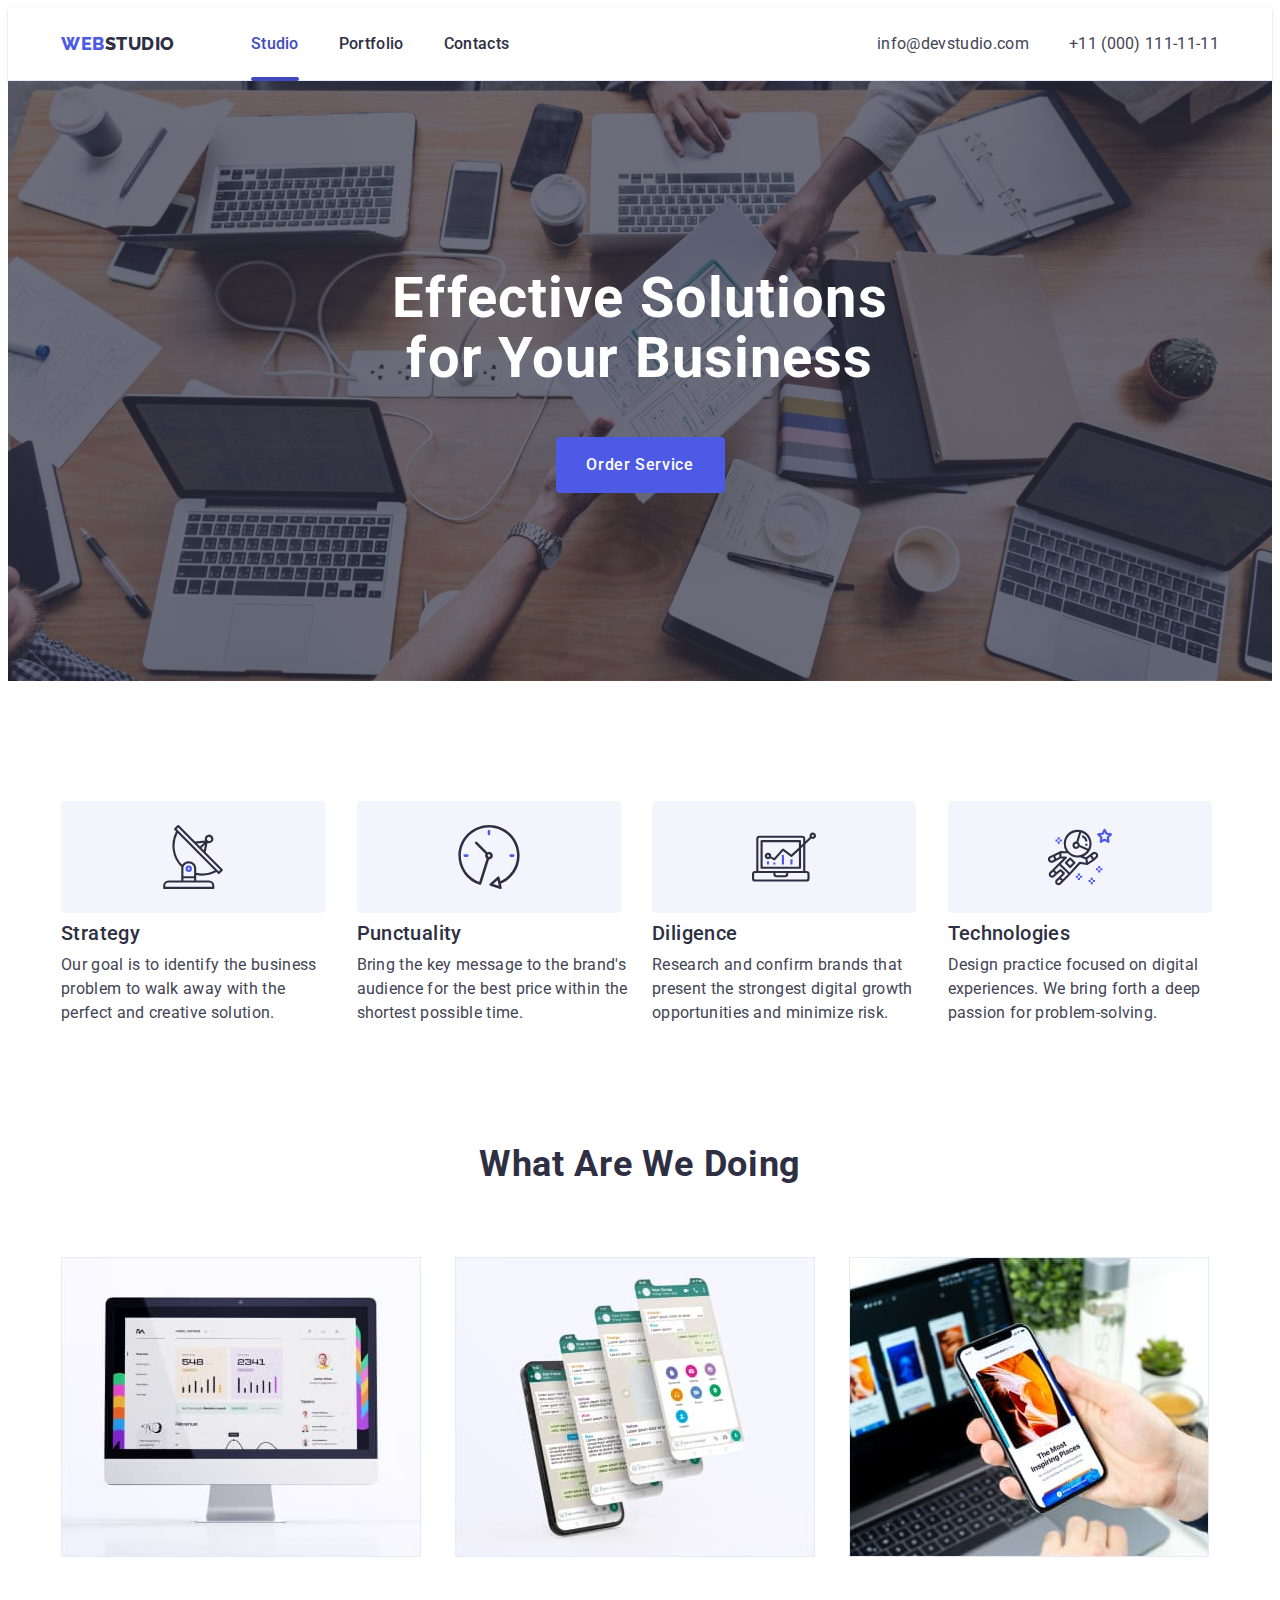
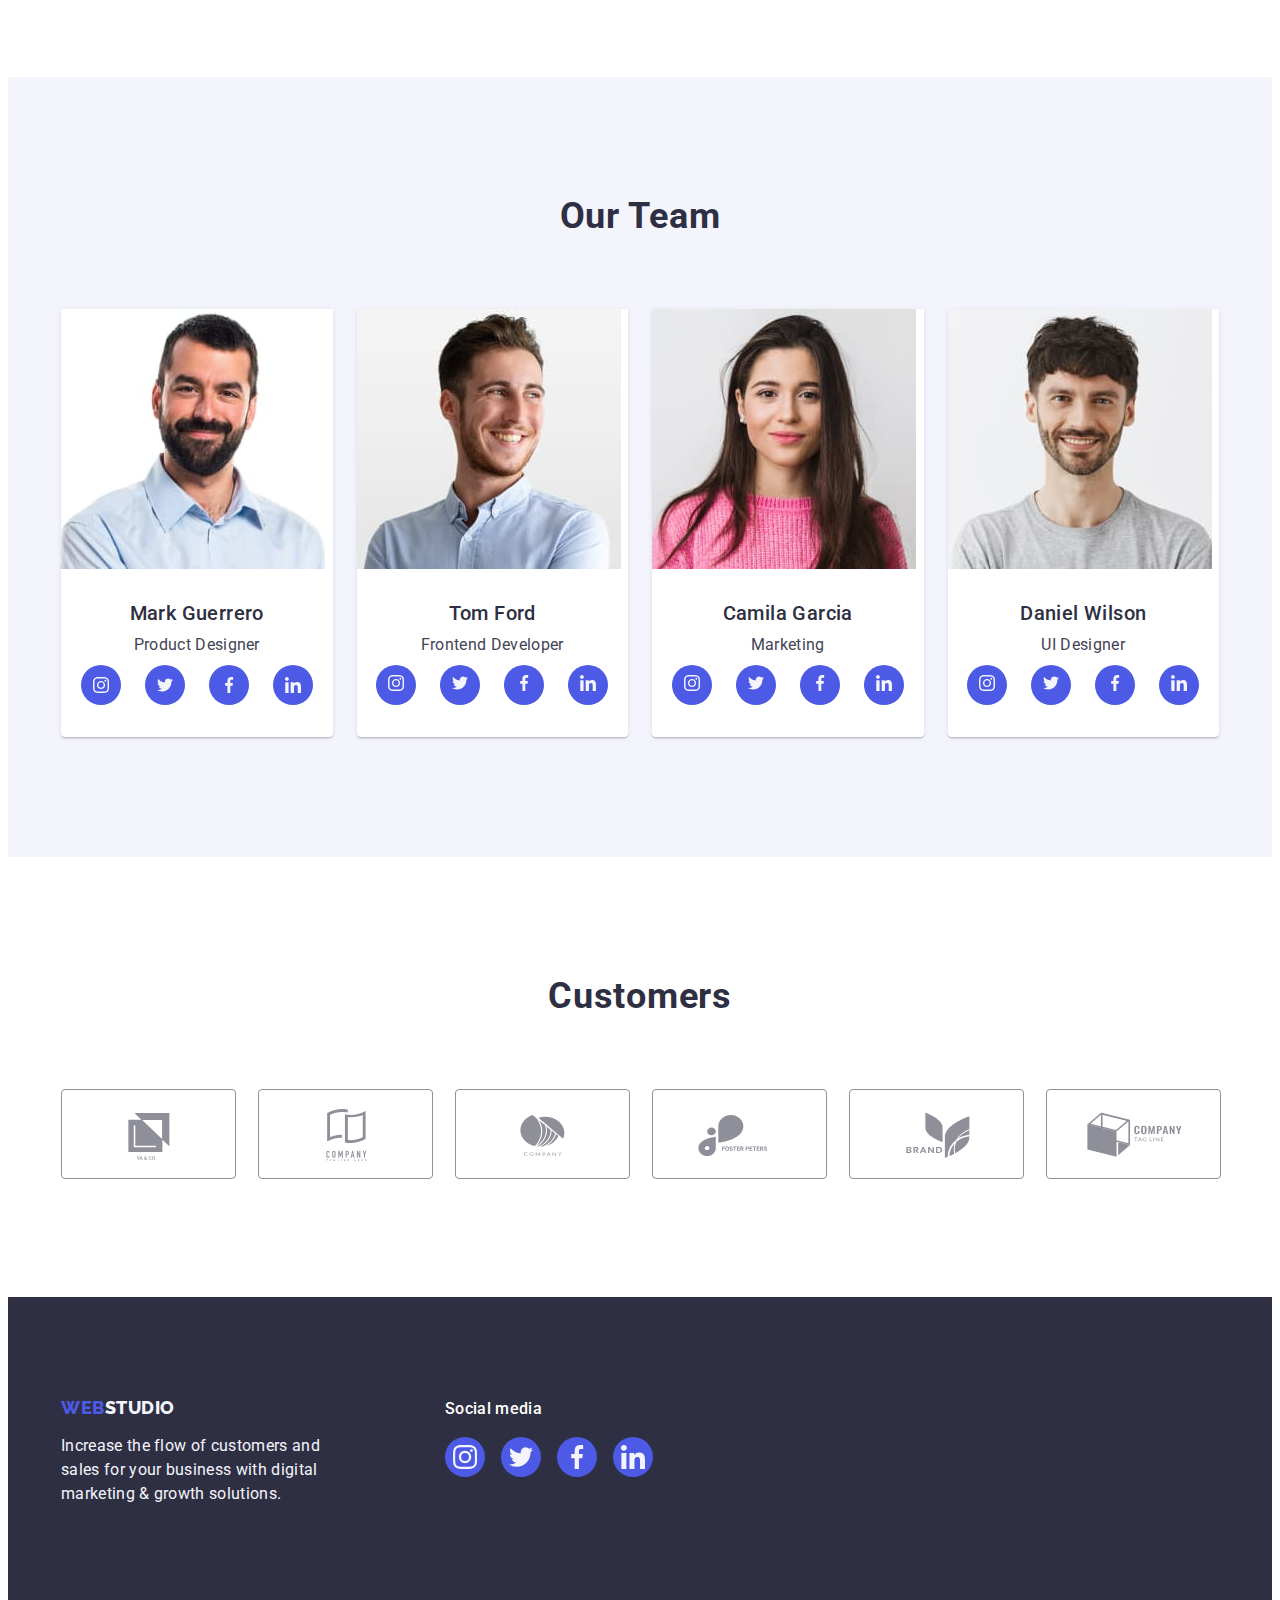
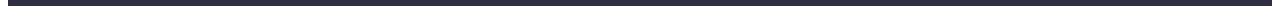
<file: index.html>
<!DOCTYPE html>
<html lang="en">
  <head>
    <meta charset="UTF-8" />
    <meta http-equiv="X-UA-Compatible" content="IE=edge" />
    <meta name="viewport" content="width=device-width, initial-scale=1.0" />
    <link rel="preconnect" href="https://fonts.googleapis.com" />
    <link rel="preconnect" href="https://fonts.gstatic.com" crossorigin />
    <link
      href="https://fonts.googleapis.com/css2?family=Raleway:wght@800&family=Roboto:wght@400;500;700&display=swap"
      rel="stylesheet"
    />
    <title>Web Studio</title>
    <link
      rel="stylesheet"
      href="https://cdnjs.cloudflare.com/ajax/libs/modern-normalize/2.0.0/modern-normalize.min.css"
      integrity="sha512-4xo8blKMVCiXpTaLzQSLSw3KFOVPWhm/TRtuPVc4WG6kUgjH6J03IBuG7JZPkcWMxJ5huwaBpOpnwYElP/m6wg=="
      crossorigin="anonymous"
      referrerpolicy="no-referrer"
    />
    <link rel="stylesheet" href="./css/styles.css" />
  </head>
  <body>
    <header class="header">
      <div class="container header-container">
        <nav class="header-nav">
          <a href="./index.html" class="header-logo link"
            >Web<span class="header-logo-dark">Studio</span></a
          >
          <ul class="header-menu list">
            <li class="header-menu-item">
              <a class="link header-menu-link current" href="./index.html"
                >Studio</a
              >
            </li>
            <li class="header-menu-item">
              <a href="./portfolio.html" class="header-menu-link link"
                >Portfolio</a
              >
            </li>
            <li class="header-menu-item">
              <a href="" class="header-menu-link link">Contacts</a>
            </li>
          </ul>
        </nav>
        <address class="address">
          <ul class="address-list list">
            <li class="address-list-item">
              <a href="mailto:info@devstudio.com" class="address-list-link link"
                >info@devstudio.com</a
              >
            </li>
            <li class="address-list-item">
              <a href="tel:+110001111111" class="address-list-link link"
                >+11 (000) 111-11-11</a
              >
            </li>
          </ul>
        </address>
      </div>
    </header>

    <main>
      <section class="hero">
        <div class="container hero-container">
          <h1 class="hero-title">Effective Solutions for Your Business</h1>
          <button
            class="hero-button button-active"
            type="button"
            data-modal-open
          >
            Order Service
          </button>
        </div>
      </section>
      <section class="points">
        <div class="container">
          <h2 class="visually-hidden">main points</h2>
          <ul class="points-list list">
            <li class="points-list-item">
              <div class="points-item-block">
                <svg class="points-item-icon" width="64" height="64">
                  <use href="./images/icons.svg#icon-antenna-1"></use>
                </svg>
              </div>
              <h3 class="points-list-item-title">Strategy</h3>
              <p class="points-list-item-paragraph">
                Our goal is to identify the business problem to walk away with
                the perfect and creative solution.
              </p>
            </li>
            <li class="points-list-item">
              <div class="points-item-block">
                <svg class="points-item-icon" width="64" height="64">
                  <use href="./images/icons.svg#icon-clock-1"></use>
                </svg>
              </div>
              <h3 class="points-list-item-title">Punctuality</h3>
              <p class="points-list-item-paragraph">
                Bring the key message to the brand's audience for the best price
                within the shortest possible time.
              </p>
            </li>
            <li class="points-list-item">
              <div class="points-item-block">
                <svg class="points-item-icon" width="64" height="64">
                  <use href="./images/icons.svg#icon-diagram-1"></use>
                </svg>
              </div>
              <h3 class="points-list-item-title">Diligence</h3>
              <p class="points-list-item-paragraph">
                Research and confirm brands that present the strongest digital
                growth opportunities and minimize risk.
              </p>
            </li>
            <li class="points-list-item">
              <div class="points-item-block">
                <svg class="points-item-icon" width="64" height="64">
                  <use href="./images/icons.svg#icon-astronaut-1"></use>
                </svg>
              </div>
              <h3 class="points-list-item-title">Technologies</h3>
              <p class="points-list-item-paragraph">
                Design practice focused on digital experiences. We bring forth a
                deep passion for problem-solving.
              </p>
            </li>
          </ul>
        </div>
      </section>
      <section class="doing">
        <div class="container">
          <h2 class="doing-title">What are we doing</h2>
          <ul class="doing-list list">
            <li class="doing-list-item">
              <img
                src="./images/img1.jpg"
                alt="monitor"
                width="360"
                height="300"
              />
            </li>
            <li class="doing-list-item">
              <img
                src="./images/img2.jpg"
                alt="mobile phone with alot of windows"
                width="360"
                height="300"
              />
            </li>
            <li class="doing-list-item">
              <img
                src="./images/img3.jpg"
                alt="mobile phone in front of laptop"
                width="360"
                height="300"
              />
            </li>
          </ul>
        </div>
      </section>
      <section class="team">
        <div class="container">
          <h2 class="team-title">Our Team</h2>
          <ul class="team-list list">
            <li class="team-list-item">
              <img
                src="./images/team-card1.jpg"
                alt="Mark Guerrero photo"
                width="264"
                height="260"
              />
              <div class="team-tex">
                <h3 class="team-subtitle">Mark Guerrero</h3>
                <p class="team-paragraph">Product Designer</p>
                <ul class="team-list-soc list">
                  <li class="team-soc-item">
                    <a
                      href=""
                      class="team-soc-link"
                      target="_blank"
                      aria-label="instagram"
                    >
                      <svg class="team-soc-icon" width="16" height="16">
                        <use href="./images/icons.svg#icon-instagram-2"></use>
                      </svg>
                    </a>
                  </li>
                  <li class="team-soc-item">
                    <a
                      href=""
                      class="team-soc-link"
                      target="_blank"
                      aria-label="twitter"
                    >
                      <svg class="team-soc-icon" width="16" height="16">
                        <use href="./images/icons.svg#icon-twitter-1"></use>
                      </svg>
                    </a>
                  </li>
                  <li class="team-soc-item">
                    <a
                      href=""
                      class="team-soc-link"
                      target="_blank"
                      aria-label="facebook"
                    >
                      <svg class="team-soc-icon" width="16" height="16">
                        <use href="./images/icons.svg#icon-facebook-1"></use>
                      </svg>
                    </a>
                  </li>
                  <li class="team-soc-item">
                    <a
                      href=""
                      class="team-soc-link"
                      target="_blank"
                      aria-label="in"
                    >
                      <svg class="team-soc-icon" width="16" height="16">
                        <use href="./images/icons.svg#icon-linkedin-1"></use>
                      </svg>
                    </a>
                  </li>
                </ul>
              </div>
            </li>
            <li class="team-list-item">
              <img
                src="./images/team-card2.jpg"
                alt="Tom Ford photo"
                width="264"
                height="260"
              />
              <div class="team-tex">
                <h3 class="team-subtitle">Tom Ford</h3>
                <p class="team-paragraph">Frontend Developer</p>
                <ul class="team-list-soc list">
                  <li class="team-soc-item">
                    <a
                      href=""
                      class="team-soc-link"
                      target="_blank"
                      aria-label="instagram"
                    >
                      <span>
                        <svg class="team-soc-icon" width="16" height="16">
                          <use href="./images/icons.svg#icon-instagram-2"></use>
                        </svg>
                      </span>
                    </a>
                  </li>
                  <li class="team-soc-item">
                    <a
                      href=""
                      class="team-soc-link"
                      target="_blank"
                      aria-label="twitter"
                    >
                      <span>
                        <svg class="team-soc-icon" width="16" height="16">
                          <use href="./images/icons.svg#icon-twitter-1"></use>
                        </svg>
                      </span>
                    </a>
                  </li>
                  <li class="team-soc-item">
                    <a
                      href=""
                      class="team-soc-link"
                      target="_blank"
                      aria-label="facebook"
                    >
                      <span>
                        <svg class="team-soc-icon" width="16" height="16">
                          <use href="./images/icons.svg#icon-facebook-1"></use>
                        </svg>
                      </span>
                    </a>
                  </li>
                  <li class="team-soc-item">
                    <a
                      href=""
                      class="team-soc-link"
                      target="_blank"
                      aria-label="in"
                    >
                      <span>
                        <svg class="team-soc-icon" width="16" height="16">
                          <use href="./images/icons.svg#icon-linkedin-1"></use>
                        </svg>
                      </span>
                    </a>
                  </li>
                </ul>
              </div>
            </li>
            <li class="team-list-item">
              <img
                src="./images/team-card3.jpg"
                alt="Camila Garcia photo"
                width="264"
                height="260"
              />
              <div class="team-tex">
                <h3 class="team-subtitle">Camila Garcia</h3>
                <p class="team-paragraph">Marketing</p>
                <ul class="team-list-soc list">
                  <li class="team-soc-item">
                    <a
                      href=""
                      class="team-soc-link"
                      target="_blank"
                      aria-label="instagram"
                    >
                      <span>
                        <svg class="team-soc-icon" width="16" height="16">
                          <use href="./images/icons.svg#icon-instagram-2"></use>
                        </svg>
                      </span>
                    </a>
                  </li>
                  <li class="team-soc-item">
                    <a
                      href=""
                      class="team-soc-link"
                      target="_blank"
                      aria-label="twitter"
                    >
                      <span>
                        <svg class="team-soc-icon" width="16" height="16">
                          <use href="./images/icons.svg#icon-twitter-1"></use>
                        </svg>
                      </span>
                    </a>
                  </li>
                  <li class="team-soc-item">
                    <a
                      href=""
                      class="team-soc-link"
                      target="_blank"
                      aria-label="facebook"
                    >
                      <span>
                        <svg class="team-soc-icon" width="16" height="16">
                          <use href="./images/icons.svg#icon-facebook-1"></use>
                        </svg>
                      </span>
                    </a>
                  </li>
                  <li class="team-soc-item">
                    <a
                      href=""
                      class="team-soc-link"
                      target="_blank"
                      aria-label="in"
                    >
                      <span>
                        <svg class="team-soc-icon" width="16" height="16">
                          <use href="./images/icons.svg#icon-linkedin-1"></use>
                        </svg>
                      </span>
                    </a>
                  </li>
                </ul>
              </div>
            </li>
            <li class="team-list-item">
              <img
                src="./images/team-card4.jpg"
                alt="Daniel Wilson photo"
                width="264"
                height="260"
              />
              <div class="team-tex">
                <h3 class="team-subtitle">Daniel Wilson</h3>
                <p class="team-paragraph">UI Designer</p>
                <ul class="team-list-soc list">
                  <li class="team-soc-item">
                    <a
                      href=""
                      class="team-soc-link"
                      target="_blank"
                      aria-label="instagram"
                    >
                      <span>
                        <svg class="team-soc-icon" width="16" height="16">
                          <use href="./images/icons.svg#icon-instagram-2"></use>
                        </svg>
                      </span>
                    </a>
                  </li>
                  <li class="team-soc-item">
                    <a
                      href=""
                      class="team-soc-link"
                      target="_blank"
                      aria-label="twitter"
                    >
                      <span>
                        <svg class="team-soc-icon" width="16" height="16">
                          <use href="./images/icons.svg#icon-twitter-1"></use>
                        </svg>
                      </span>
                    </a>
                  </li>
                  <li class="team-soc-item">
                    <a
                      href=""
                      class="team-soc-link"
                      target="_blank"
                      aria-label="facebook"
                    >
                      <span>
                        <svg class="team-soc-icon" width="16" height="16">
                          <use href="./images/icons.svg#icon-facebook-1"></use>
                        </svg>
                      </span>
                    </a>
                  </li>
                  <li class="team-soc-item">
                    <a
                      href=""
                      class="team-soc-link"
                      target="_blank"
                      aria-label="in"
                    >
                      <span>
                        <svg class="team-soc-icon" width="16" height="16">
                          <use href="./images/icons.svg#icon-linkedin-1"></use>
                        </svg>
                      </span>
                    </a>
                  </li>
                </ul>
              </div>
            </li>
          </ul>
        </div>
      </section>
      <section class="customers">
        <div class="container">
          <h2 class="customers-title">Customers</h2>
          <ul class="customers-list list">
            <li class="customers-item">
              <a href="" class="customers-link" target="_blank">
                <svg class="customers-icon" width="104" height="56">
                  <use href="./images/icons.svg#icon-Logo-1"></use>
                </svg>
              </a>
            </li>
            <li class="customers-item">
              <a href="" class="customers-link" target="_blank">
                <svg class="customers-icon" width="104" height="56">
                  <use href="./images/icons.svg#icon-Logo-2"></use>
                </svg>
              </a>
            </li>
            <li class="customers-item">
              <a href="" class="customers-link" target="_blank">
                <svg class="customers-icon" width="104" height="56">
                  <use href="./images/icons.svg#icon-Logo-3"></use>
                </svg>
              </a>
            </li>
            <li class="customers-item">
              <a href="" class="customers-link" target="_blank">
                <svg class="customers-icon" width="104" height="56">
                  <use href="./images/icons.svg#icon-Logo-4"></use>
                </svg>
              </a>
            </li>
            <li class="customers-item">
              <a href="" class="customers-link" target="_blank">
                <svg class="customers-icon" width="104" height="56">
                  <use href="./images/icons.svg#icon-Logo-5"></use>
                </svg>
              </a>
            </li>
            <li class="customers-item">
              <a href="" class="customers-link" target="_blank">
                <svg class="customers-icon" width="104" height="56">
                  <use href="./images/icons.svg#icon-Logo-6"></use>
                </svg>
              </a>
            </li>
          </ul>
        </div>
      </section>
    </main>

    <footer class="footer">
      <div class="container footer-container">
        <div class="footer-logo-p">
          <a class="footer-logo link" href="./index.html"
            >Web<span class="footer-logo-white">Studio</span></a
          >
          <p class="footer-paragraph">
            Increase the flow of customers and sales for your business with
            digital marketing & growth solutions.
          </p>
        </div>

        <div>
          <p class="footer-soc-paragraph">Social media</p>
          <ul class="footer-list-soc list">
            <li class="footer-soc-item">
              <a
                href=""
                class="footer-soc-link"
                target="_blank"
                aria-label="instagram"
              >
                <svg class="footer-soc-icon" width="24" height="24">
                  <use href="./images/icons.svg#icon-instagram-2"></use>
                </svg>
              </a>
            </li>
            <li class="footer-soc-item">
              <a
                href=""
                class="footer-soc-link"
                target="_blank"
                aria-label="twitter"
              >
                <svg class="footer-soc-icon" width="24" height="24">
                  <use href="./images/icons.svg#icon-twitter-1"></use>
                </svg>
              </a>
            </li>
            <li class="footer-soc-item">
              <a
                href=""
                class="footer-soc-link"
                target="_blank"
                aria-label="facebook"
              >
                <svg class="footer-soc-icon" width="24" height="24">
                  <use href="./images/icons.svg#icon-facebook-1"></use>
                </svg>
              </a>
            </li>
            <li class="footer-soc-item">
              <a
                href=""
                class="footer-soc-link"
                target="_blank"
                aria-label="in"
              >
                <svg class="footer-soc-icon" width="24" height="24">
                  <use href="./images/icons.svg#icon-linkedin-1"></use>
                </svg>
              </a>
            </li>
          </ul>
        </div>
      </div>
    </footer>
    <div class="backdrop is-hidden" data-modal>
      <div class="modal">
        <button type="button" class="modal-btn" data-modal-close>
          <svg class="icon-close-black" width="8" height="8">
            <use href="./images/icons.svg#icon-close-black"></use>
          </svg>
        </button>
      </div>
    </div>
    <script src="./js/modal.js"></script>
  </body>
</html>
</file>
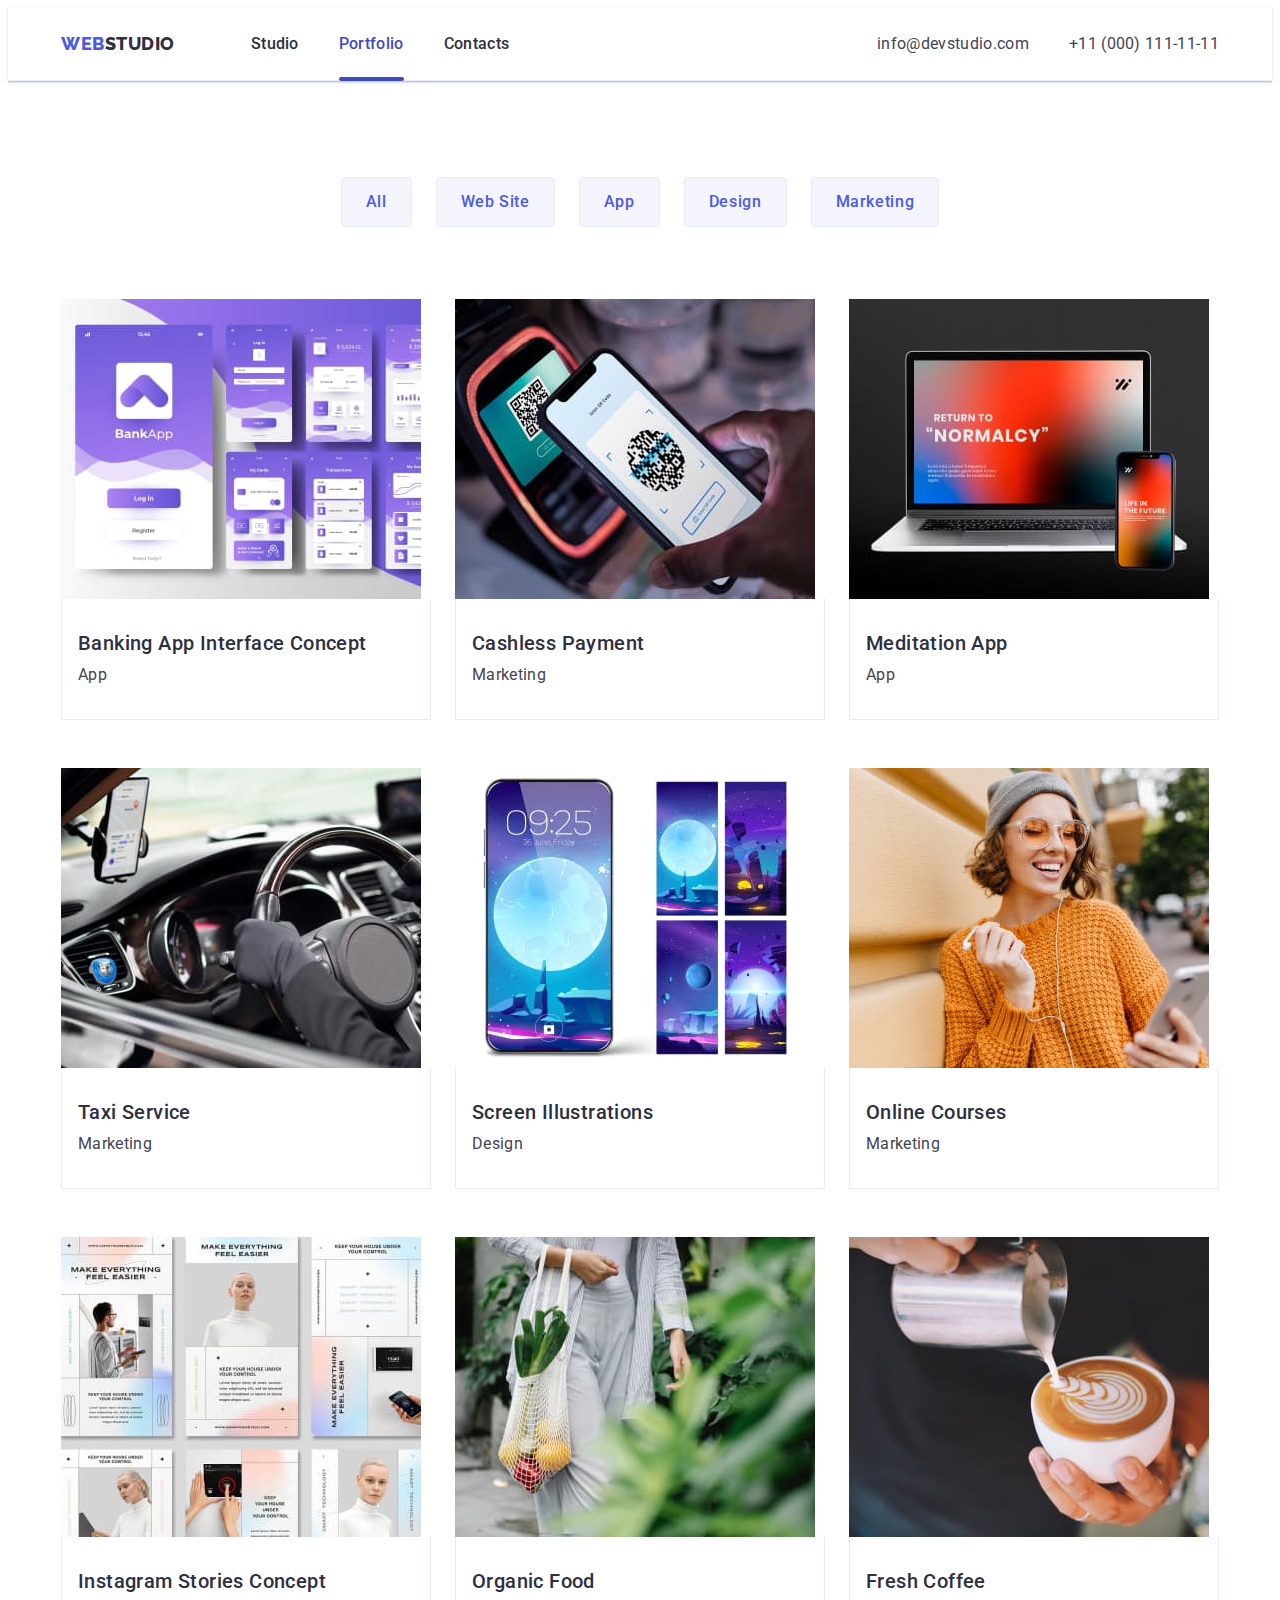
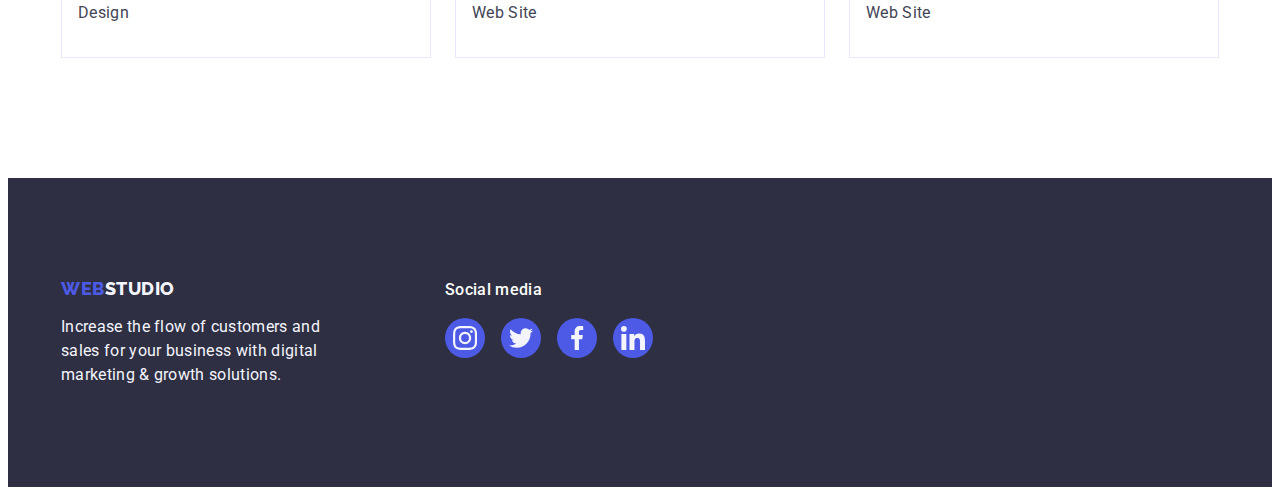
<file: portfolio.html>
<!DOCTYPE html>
<html lang="en">
  <head>
    <meta charset="UTF-8" />
    <meta http-equiv="X-UA-Compatible" content="IE=edge" />
    <meta name="viewport" content="width=device-width, initial-scale=1.0" />
    <link rel="preconnect" href="https://fonts.googleapis.com" />
    <link rel="preconnect" href="https://fonts.gstatic.com" crossorigin />
    <link
      href="https://fonts.googleapis.com/css2?family=Raleway:wght@800&family=Roboto:wght@400;500;700&display=swap"
      rel="stylesheet"
    />
    <title>Web Studio</title>
    <link
      rel="stylesheet"
      href="https://cdnjs.cloudflare.com/ajax/libs/modern-normalize/2.0.0/modern-normalize.min.css"
      integrity="sha512-4xo8blKMVCiXpTaLzQSLSw3KFOVPWhm/TRtuPVc4WG6kUgjH6J03IBuG7JZPkcWMxJ5huwaBpOpnwYElP/m6wg=="
      crossorigin="anonymous"
      referrerpolicy="no-referrer"
    />
    <link rel="stylesheet" href="./css/styles.css" />
  </head>
  <body>
    <header class="header">
      <div class="container header-container">
        <nav class="header-nav">
          <a href="./index.html" class="header-logo link"
            >Web<span class="header-logo-dark">Studio</span></a
          >
          <ul class="header-menu list">
            <li class="header-menu-item">
              <a class="header-menu-link link" href="./index.html">Studio</a>
            </li>
            <li class="header-menu-item">
              <a href="./portfolio.html" class="header-menu-link link current"
                >Portfolio</a
              >
            </li>
            <li class="header-menu-item">
              <a href="" class="header-menu-link link">Contacts</a>
            </li>
          </ul>
        </nav>
        <address class="address">
          <ul class="address-list list">
            <li class="address-list-item">
              <a href="mailto:info@devstudio.com" class="address-list-link link"
                >info@devstudio.com</a
              >
            </li>
            <li class="address-list-item">
              <a href="tel:+110001111111" class="address-list-link link"
                >+11 (000) 111-11-11</a
              >
            </li>
          </ul>
        </address>
      </div>
    </header>
    <main>
      <section class="portfolio">
        <div class="container">
          <h1 class="visually-hidden">Portfolio</h1>
          <!-- button list -->
          <ul class="button-list list">
            <li>
              <button type="button" class="button-list-item button-active">
                All
              </button>
            </li>
            <li>
              <button type="button" class="button-list-item button-active">
                Web Site
              </button>
            </li>
            <li>
              <button type="button" class="button-list-item button-active">
                App
              </button>
            </li>
            <li>
              <button type="button" class="button-list-item button-active">
                Design
              </button>
            </li>
            <li>
              <button type="button" class="button-list-item button-active">
                Marketing
              </button>
            </li>
          </ul>

          <!-- portfolio list -->
          <ul class="portfolio-list list">
            <li class="portfolio-link">
              <a class="link img-link" href="">
                <div class="photo-cover-block">
                  <img
                    src="./images/img-portfolio1.jpg"
                    alt="Banking App Interface"
                    width="360"
                    height="300"
                  />

                  <p class="portfolio-cover-paragraph">
                    14 Stylish and User-Friendly App Design Concepts · Task
                    Manager App · Calorie Tracker App · Exotic Fruit Ecommerce
                    App · Cloud Storage App
                  </p>
                </div>
                <div class="portfolio-tex">
                  <h2 class="portfolio-link-title">
                    Banking App Interface Concept
                  </h2>
                  <p class="portfolio-link-paragraph">App</p>
                </div>
              </a>
            </li>
            <li class="portfolio-link">
              <a class="link img-link" href="">
                <div class="photo-cover-block">
                  <img
                    src="./images/img-portfolio2.jpg"
                    alt="Cashless Payment"
                    width="360"
                    height="300"
                  />

                  <p class="portfolio-cover-paragraph">
                    14 Stylish and User-Friendly App Design Concepts · Task
                    Manager App · Calorie Tracker App · Exotic Fruit Ecommerce
                    App · Cloud Storage App
                  </p>
                </div>
                <div class="portfolio-tex">
                  <h2 class="portfolio-link-title">Cashless Payment</h2>
                  <p class="portfolio-link-paragraph">Marketing</p>
                </div>
              </a>
            </li>
            <li class="portfolio-link">
              <a class="link img-link" href="">
                <div class="photo-cover-block">
                  <img
                    src="./images/img-portfolio3.jpg"
                    alt="Meditation App"
                    width="360"
                    height="300"
                  />

                  <p class="portfolio-cover-paragraph">
                    14 Stylish and User-Friendly App Design Concepts · Task
                    Manager App · Calorie Tracker App · Exotic Fruit Ecommerce
                    App · Cloud Storage App
                  </p>
                </div>
                <div class="portfolio-tex">
                  <h2 class="portfolio-link-title">Meditation App</h2>
                  <p class="portfolio-link-paragraph">App</p>
                </div>
              </a>
            </li>

            <li class="portfolio-link">
              <a class="link img-link" href="">
                <div class="photo-cover-block">
                  <img
                    src="./images/img-portfolio4.jpg"
                    alt="Taxi Service"
                    width="360"
                    height="300"
                  />

                  <p class="portfolio-cover-paragraph">
                    14 Stylish and User-Friendly App Design Concepts · Task
                    Manager App · Calorie Tracker App · Exotic Fruit Ecommerce
                    App · Cloud Storage App
                  </p>
                </div>
                <div class="portfolio-tex">
                  <h2 class="portfolio-link-title">Taxi Service</h2>
                  <p class="portfolio-link-paragraph">Marketing</p>
                </div>
              </a>
            </li>
            <li class="portfolio-link">
              <a class="link img-link" href="">
                <div class="photo-cover-block">
                  <img
                    src="./images/img-portfolio5.jpg"
                    alt="Screen Illustrations"
                    width="360"
                    height="300"
                  />

                  <p class="portfolio-cover-paragraph">
                    14 Stylish and User-Friendly App Design Concepts · Task
                    Manager App · Calorie Tracker App · Exotic Fruit Ecommerce
                    App · Cloud Storage App
                  </p>
                </div>
                <div class="portfolio-tex">
                  <h2 class="portfolio-link-title">Screen Illustrations</h2>
                  <p class="portfolio-link-paragraph">Design</p>
                </div>
              </a>
            </li>
            <li class="portfolio-link">
              <a class="link img-link" href="">
                <div class="photo-cover-block">
                  <img
                    src="./images/img-portfolio6.jpg"
                    alt="Online Courses"
                    width="360"
                    height="300"
                  />

                  <p class="portfolio-cover-paragraph">
                    14 Stylish and User-Friendly App Design Concepts · Task
                    Manager App · Calorie Tracker App · Exotic Fruit Ecommerce
                    App · Cloud Storage App
                  </p>
                </div>
                <div class="portfolio-tex">
                  <h2 class="portfolio-link-title">Online Courses</h2>
                  <p class="portfolio-link-paragraph">Marketing</p>
                </div>
              </a>
            </li>

            <li class="portfolio-link">
              <a class="link img-link" href="">
                <div class="photo-cover-block">
                  <img
                    src="./images/img-portfolio7.jpg"
                    alt="Instagram Stories Concept"
                    width="360"
                    height="300"
                  />

                  <p class="portfolio-cover-paragraph">
                    14 Stylish and User-Friendly App Design Concepts · Task
                    Manager App · Calorie Tracker App · Exotic Fruit Ecommerce
                    App · Cloud Storage App
                  </p>
                </div>
                <div class="portfolio-tex">
                  <h2 class="portfolio-link-title">
                    Instagram Stories Concept
                  </h2>
                  <p class="portfolio-link-paragraph">Design</p>
                </div>
              </a>
            </li>
            <li class="portfolio-link">
              <a class="link img-link" href="">
                <div class="photo-cover-block">
                  <img
                    src="./images/img-portfolio8.jpg"
                    alt="Organic Food"
                    width="360"
                    height="300"
                  />

                  <p class="portfolio-cover-paragraph">
                    14 Stylish and User-Friendly App Design Concepts · Task
                    Manager App · Calorie Tracker App · Exotic Fruit Ecommerce
                    App · Cloud Storage App
                  </p>
                </div>
                <div class="portfolio-tex">
                  <h2 class="portfolio-link-title">Organic Food</h2>
                  <p class="portfolio-link-paragraph">Web Site</p>
                </div>
              </a>
            </li>
            <li class="portfolio-link">
              <a class="link img-link" href="">
                <div class="photo-cover-block">
                  <img
                    src="./images/img-portfolio9.jpg"
                    alt="Fresh Coffee"
                    width="360"
                    height="300"
                  />

                  <p class="portfolio-cover-paragraph">
                    14 Stylish and User-Friendly App Design Concepts · Task
                    Manager App · Calorie Tracker App · Exotic Fruit Ecommerce
                    App · Cloud Storage App
                  </p>
                </div>
                <div class="portfolio-tex">
                  <h2 class="portfolio-link-title">Fresh Coffee</h2>
                  <p class="portfolio-link-paragraph">Web Site</p>
                </div>
              </a>
            </li>
          </ul>
        </div>
      </section>
    </main>

    <footer class="footer">
      <div class="container footer-container">
        <div class="footer-logo-p">
          <a class="footer-logo link" href="./index.html"
            >Web<span class="footer-logo-white">Studio</span></a
          >
          <p class="footer-paragraph">
            Increase the flow of customers and sales for your business with
            digital marketing & growth solutions.
          </p>
        </div>

        <div>
          <p class="footer-soc-paragraph">Social media</p>
          <ul class="footer-list-soc list">
            <li class="footer-soc-item">
              <a
                href=""
                class="footer-soc-link"
                target="_blank"
                aria-label="instagram"
              >
                <svg class="footer-soc-icon" width="24" height="24">
                  <use href="./images/icons.svg#icon-instagram-2"></use>
                </svg>
              </a>
            </li>
            <li class="footer-soc-item">
              <a
                href=""
                class="footer-soc-link"
                target="_blank"
                aria-label="twitter"
              >
                <svg class="footer-soc-icon" width="24" height="24">
                  <use href="./images/icons.svg#icon-twitter-1"></use>
                </svg>
              </a>
            </li>
            <li class="footer-soc-item">
              <a
                href=""
                class="footer-soc-link"
                target="_blank"
                aria-label="facebook"
              >
                <svg class="footer-soc-icon" width="24" height="24">
                  <use href="./images/icons.svg#icon-facebook-1"></use>
                </svg>
              </a>
            </li>
            <li class="footer-soc-item">
              <a
                href=""
                class="footer-soc-link"
                target="_blank"
                aria-label="in"
              >
                <svg class="footer-soc-icon" width="24" height="24">
                  <use href="./images/icons.svg#icon-linkedin-1"></use>
                </svg>
              </a>
            </li>
          </ul>
        </div>
      </div>
    </footer>
  </body>
</html>
</file>
<file: css/styles.css>
:root {
  --iris: #4d5ae5;
  --ocean: #404bbf;
  --navy-blue: #2e2f42;
  --green: #31d0aa;
  --slate: #434455;
  --lite-slate: #8e8f99;
  --corn-flower: #e7e9fc;
  --cloud: #f4f4fd;
  --white: #ffffff;
  --dairy: #fcfcfc;
  --navy-blue-modal: rgba(46, 47, 66, 0.4);
  --transition: 250ms cubic-bezier(0.4, 0, 0.2, 1);
}
body {
  font-family: "Roboto", sans-serif;
  color: var(--slate);
  background-color: var(--white);
}

p,
h1,
h2,
h3,
h4,
h5,
h6 {
  margin-top: 0;
  margin-bottom: 0;
}
ul {
  margin-top: 0;
  margin-bottom: 0;
  padding-left: 0;
}
img {
  display: block;
  max-width: 100%;
  height: auto;
}
main {
  flex-grow: 1;
}
.link {
  text-decoration: none;
  transition: color var(--transition);
}
.link:is(:hover, :focus) {
  color: var(--ocean);
}
.list {
  list-style-type: none;
}
/* header------------ */

.container {
  width: 100%;
  max-width: 1158px;
  padding: 0 15px 0 15px;
  margin: 0 auto;
}
header {
  border-bottom: 1px solid #e7e9fc;
  box-shadow: 0px 2px 1px rgba(46, 47, 66, 0.08),
    0px 1px 1px rgba(46, 47, 66, 0.16), 0px 1px 6px rgba(46, 47, 66, 0.08);
}
.header-container {
  display: flex;
}
.header-nav {
  display: flex;
  flex-grow: 1;
  align-items: center;
}
.header-logo {
  font-family: "Raleway", sans-serif;
  font-weight: 800;
  font-size: 18px;
  line-height: 1.17;
  letter-spacing: 0.03em;
  text-transform: uppercase;
  color: var(--iris);
  margin-right: 76px;
}
.header-logo-dark {
  color: var(--navy-blue);
}
.header-menu {
  display: flex;
  gap: 40px;
}
.header-menu-link {
  padding: 24px 0;
  font-weight: 500;
  font-size: 16px;
  line-height: 1.5;
  letter-spacing: 0.02em;
  color: var(--navy-blue);
  display: block;
  padding-top: 24px;
  padding-bottom: 24px;
  transition: color var(--transition);
}
.current {
  position: relative;
  color: var(--ocean);
}
.current::after {
  content: "";
  position: absolute;
  left: 0;
  bottom: -1px;
  width: 100%;
  height: 4px;
  background: var(--ocean);
  border-radius: 2px;
}
.address {
  font-style: normal;
}
.address-list {
  display: flex;
  gap: 40px;
}
.address-list-link {
  font-size: 16px;
  line-height: 1.5;
  letter-spacing: 0.02em;
  color: var(--slate);
  display: block;
  padding-top: 24px;
  padding-bottom: 24px;
  transition: color var(--transition);
}

/* --------main--------------- */

/** hero---- */
.hero {
  padding: 188px 0;
  background-image: linear-gradient(
      rgba(46, 47, 66, 0.7),
      rgba(46, 47, 66, 0.7)
    ),
    url(../images/people-office.jpg);
  background-repeat: no-repeat;
  background-position: center;
  background-size: cover;
  max-width: 1440px;
  margin: 0 auto;
}
.hero-container {
}
.hero-title {
  display: block;
  text-align: center;
  font-size: 56px;
  line-height: 1.07;
  letter-spacing: 0.02em;
  color: var(--white);
  max-width: 496px;
  margin-left: auto;
  margin-right: auto;
  margin-bottom: 48px;
}
.button-active:is(:hover, :focus) {
  background: var(--ocean);
  color: var(--white);
  border: 1px solid transparent;
  transition: background-color var(--transition);
}
.button-active {
  cursor: pointer;
  transition: background-color var(--transition), color var(--transition);
}
.hero-button {
  font-family: "Roboto", sans-serif;
  font-weight: 500;
  font-size: 16px;
  line-height: 1.5;
  letter-spacing: 0.04em;
  color: var(--white);
  background: var(--iris);
  border: #4d5ae5;
  text-align: center;
  border-radius: 4px;
  display: block;
  min-width: 169px;
  height: 56px;
  border: none;
  margin: 0 auto;
  transition: background-color var(--transition);
}

/** points---- */
.points {
  padding: 120px 0;
}
.visually-hidden {
  position: absolute;
  width: 1px;
  height: 1px;
  margin: -1px;
  border: 0;
  padding: 0;
  white-space: nowrap;
  clip-path: inset(100%);
  clip: rect(0 0 0 0);
  overflow: hidden;
}
.points-list {
  display: flex;
  gap: 24px;
}
.points-list-item {
  width: calc((100% - 72px) / 4);
}
.points-item-block {
  width: 264px;
  height: 112px;
  border-radius: 4px;
  background-color: var(--cloud);
  margin-bottom: 8px;
  display: flex;
  align-items: center;
  justify-content: center;
}
/* .points-list-item::before {
  content: "";
  display: block;
  width: 264px;
  height: 112px;
  border-radius: 4px;
  background: var(--cloud);
  margin-bottom: 8px;
} */
.points-list-item-title {
  font-weight: 500;
  font-size: 20px;
  line-height: 1.2;
  letter-spacing: 0.02em;
  color: var(--navy-blue);
  margin-bottom: 8px;
}
.points-list-item-paragraph {
  font-size: 16px;
  line-height: 1.5;
  letter-spacing: 0.02em;
}
/** doing---- */
.doing {
  padding-bottom: 120px;
}
.doing-list {
  display: flex;
  gap: 24px;
}
.doing-list-item {
  width: calc((100% - 48px) / 3);
}
.doing-title {
  font-size: 36px;
  line-height: 1.11;
  letter-spacing: 0.02em;
  text-transform: capitalize;
  color: var(--navy-blue);
  text-align: center;
  margin: 0 auto;
  margin-bottom: 72px;
}
/** our team---- */
.team {
  background-color: var(--cloud);
  margin: 0 auto;
  padding: 120px 0;
}

.team-title {
  font-size: 36px;
  line-height: 1.11;
  letter-spacing: 0.02em;
  text-transform: capitalize;
  color: var(--navy-blue);
  text-align: center;
  margin-bottom: 72px;
  margin-left: auto;
  margin-right: auto;
}
.team-list {
  display: flex;
  gap: 24px;
}
.team-list-item {
  background-color: var(--white);
  width: calc((100% - 72px) / 4);
  border-radius: 0px 0px 4px 4px;
  box-shadow: 0px 1px 6px rgba(46, 47, 66, 0.08),
    0px 1px 1px rgba(46, 47, 66, 0.16), 0px 2px 1px rgba(46, 47, 66, 0.08);
}
.team-tex {
  padding: 32px 0;
}
.team-subtitle {
  font-family: "Roboto";
  font-style: normal;
  font-weight: 500;
  font-size: 20px;
  line-height: 1.2;
  letter-spacing: 0.02em;
  color: var(--navy-blue);
  margin-bottom: 8px;
  text-align: center;
}
.team-paragraph {
  font-family: "Roboto";
  font-style: normal;
  font-weight: 400;
  font-size: 16px;
  line-height: 1.5;
  letter-spacing: 0.02em;
  text-align: center;
  margin-bottom: 8px;
}
.team-list-soc {
  display: flex;
  align-items: center;
  justify-content: center;
  gap: 24px;
}
.team-soc-item {
  width: 40px;
  height: 40px;
}

.team-soc-link {
  width: 100%;
  height: 100%;
  display: flex;
  align-items: center;
  justify-content: center;
  background-color: var(--iris);
  border-radius: 50%;
  transition: background-color var(--transition);
}
.team-soc-link:hover {
  background-color: var(--ocean);
}
.team-soc-link:focus {
  background-color: var(--ocean);
}
.team-soc-icon {
  fill: var(--cloud);
}
/* customers---------------- */
.customers {
  background-color: var(--white);
  margin: 0 auto;
  padding: 120px 0;
}
.customers-title {
  font-size: 36px;
  line-height: 1.11;
  letter-spacing: 0.02em;
  text-transform: capitalize;
  color: var(--navy-blue);
  text-align: center;
  margin-bottom: 72px;
  margin-left: auto;
  margin-right: auto;
}
.customers-list {
  display: flex;
  gap: 24px;
}
.customers-item {
  width: calc((100% - 120px) / 6);
  height: 88px;
}
.customers-link {
  width: 100%;
  height: 100%;
  border: 1px solid var(--lite-slate);
  border-radius: 4px;
  background-color: var(--white);
  display: flex;
  align-items: center;
  justify-content: center;
  color: var(--lite-slate);
  transition: color var(--transition), border-color var(--transition);
}
.customers-icon {
  fill: currentColor;
}
.customers-link:hover {
  border: 1px solid var(--ocean);
  color: var(--ocean);
}
.customers-link:focus {
  border: 1px solid var(--ocean);
  color: var(--ocean);
}

/* main portfolio---------------- */
.portfolio {
  padding-top: 96px;
  padding-bottom: 120px;
}
/** button list--- */
.button-list {
  display: flex;
  justify-content: center;
  align-items: center;
  gap: 24px;
  margin-bottom: 72px;
}
.button-list-item {
  font-family: "Roboto", sans-serif;
  font-weight: 500;
  font-size: 16px;
  line-height: 1.5;
  letter-spacing: 0.04em;
  color: var(--iris);
  background: var(--cloud);
  padding: 12px 24px;
  border-radius: 4px;
  border: 1px solid #e7e9fc;
  transition: color var(--transition), background-color var(--transition),
    border-color var(--transition), box-shadow var(--transition);
}
.button-list-item:is(:hover, :focus) {
  box-shadow: 0px 3px 1px rgba(0, 0, 0, 0.1), 0px 2px 1px rgba(0, 0, 0, 0.08),
    0px 2px 2px rgba(0, 0, 0, 0.12);
}

/* portfolio list----- */

.portfolio-list {
  display: flex;
  column-gap: 24px;
  row-gap: 48px;
  flex-wrap: wrap;
}
.portfolio-link {
  width: calc((100% - 48px) / 3);
  padding-left: 0;
  transition: box-shadow var(--transition);
}
.img-link:hover {
  box-shadow: 0px 1px 6px rgba(46, 47, 66, 0.08),
    0px 1px 1px rgba(46, 47, 66, 0.16), 0px 2px 1px rgba(46, 47, 66, 0.08);
}
.img-link:focus {
  box-shadow: 0px 1px 6px rgba(46, 47, 66, 0.08),
    0px 1px 1px rgba(46, 47, 66, 0.16), 0px 2px 1px rgba(46, 47, 66, 0.08);
}
.img-link:hover .portfolio-cover-paragraph {
  transform: translateY(0%);
}
.img-link:focus .portfolio-cover-paragraph {
  transform: translateY(0%);
}
.img-link {
  display: block;
  transition: box-shadow var(--transition);
}
.portfolio-tex {
  padding: 32px 16px;
  border: 1px solid var(--corn-flower);
  border-top: none;
}
.portfolio-link-title {
  font-weight: 500;
  font-size: 20px;
  line-height: 1.2;
  letter-spacing: 0.02em;
  color: var(--navy-blue);
  margin-bottom: 8px;
  text-align: left;
}
.portfolio-link-paragraph {
  font-size: 16px;
  line-height: 1.5;
  letter-spacing: 0.02em;
  color: var(--slate);
  text-align: left;
}
.photo-cover-block {
  position: relative;
  overflow: hidden;
}

.portfolio-cover-paragraph {
  font-size: 16px;
  line-height: 1.5;
  letter-spacing: 0.02em;
  color: var(--cloud);
  position: absolute;
  background-color: var(--iris);
  height: 100%;
  width: 100%;
  top: 0;
  left: 0;
  padding: 40px 32px;
  transform: translateY(100%);
  transition: transform var(--transition);
}
/* footer--------------------- */
.footer {
  background-color: var(--navy-blue);
  padding-top: 100px;
  padding-bottom: 100px;
}
.footer-container {
  display: flex;
  align-items: baseline;
}
.footer-logo-p {
  margin-right: 120px;
}
.footer-logo {
  font-family: "Raleway", sans-serif;
  font-weight: 800;
  font-size: 18px;
  line-height: 1.17;
  letter-spacing: 0.03em;
  text-transform: uppercase;
  color: var(--iris);
  display: flex;
  margin-bottom: 16px;
  display: inline-block;
}
.footer-logo-white {
  color: var(--cloud);
}
.footer-paragraph {
  font-size: 16px;
  line-height: 1.5;
  letter-spacing: 0.02em;
  color: var(--cloud);
  max-width: 264px;
}
.footer-soc-paragraph {
  font-weight: 500;
  font-size: 16px;
  line-height: 1.5;
  letter-spacing: 0.02em;
  color: var(--white);
  margin-bottom: 16px;
}
.footer-list-soc {
  display: flex;
  gap: 16px;
}
.footer-soc-item {
  width: 40px;
  height: 40px;
}

.footer-soc-link {
  display: flex;
  align-items: center;
  justify-content: center;
  width: 100%;
  height: 100%;
  background-color: var(--iris);
  border-radius: 50%;
  transition: background-color var(--transition);
}
.footer-soc-link:hover {
  background-color: var(--green);
}
.footer-soc-link:focus {
  background-color: var(--green);
}
.footer-soc-icon {
  fill: var(--cloud);
}
.team-soc-item {
}

.backdrop {
  position: fixed;
  top: 0;
  z-index: 2;
  width: 100vw;
  height: 100vh;
  background-color: var(--navy-blue-modal);
  transition: opacity var(--transition), visibility var(--transition);
}
.modal {
  position: absolute;
  top: 50%;
  left: 50%;
  transform: translate(-50%, -50%) scale(1);
  transition: transform var(--transition);
  width: 408px;
  min-height: 584px;
  background-color: var(--dairy);
  box-shadow: 0px 1px 1px rgba(0, 0, 0, 0.14), 0px 1px 3px rgba(0, 0, 0, 0.12),
    0px 2px 1px rgba(0, 0, 0, 0.2);
  border-radius: 4px;
}
.backdrop.is-hidden .modal {
  transform: translate(-50%, -50%) scale(0);
}
.modal-btn {
  display: flex;
  align-items: center;
  justify-content: center;
  padding: 0;
  position: absolute;
  right: 24px;
  top: 24px;
  width: 24px;
  height: 24px;
  border: 1px solid rgba(0, 0, 0, 0.1);
  border-radius: 50%;
  background-color: var(--corn-flower);
  cursor: pointer;
  transition: background-color var(--transition), border var(--transition);
}
/*? dont work----------------- */
.modal-btn:hover {
  background-color: var(--ocean);
  border: none;
}
.modal-btn:focus {
  background-color: var(--ocean);
  border: none;
}
.is-hidden {
  visibility: hidden;
  opacity: 0;
  pointer-events: none;
}
.icon-close-black {
  transition: fill var(--transition);
}
/*? dont work--------------- */
.modal-btn:hover .icon-close-black {
  fill: var(--white);
}
.modal-btn:focus .icon-close-black {
  fill: var(--white);
}
</file>
